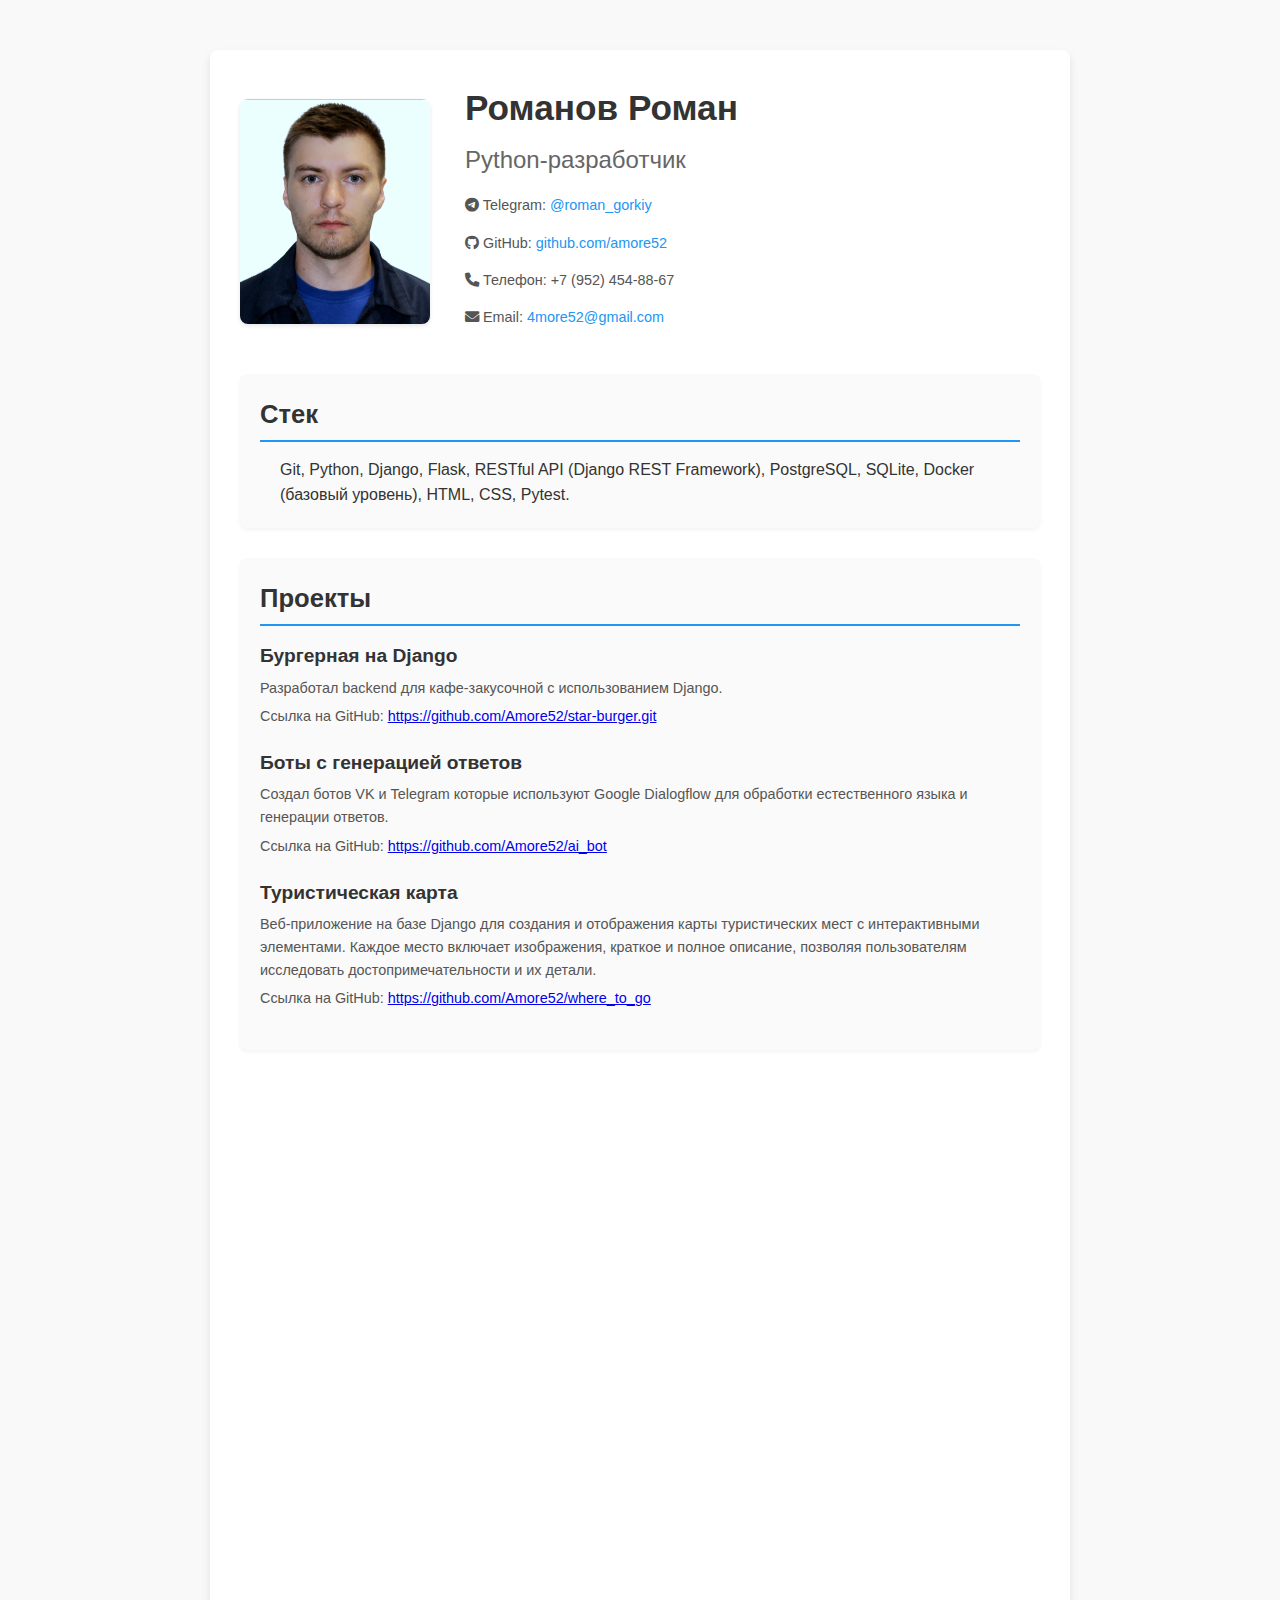
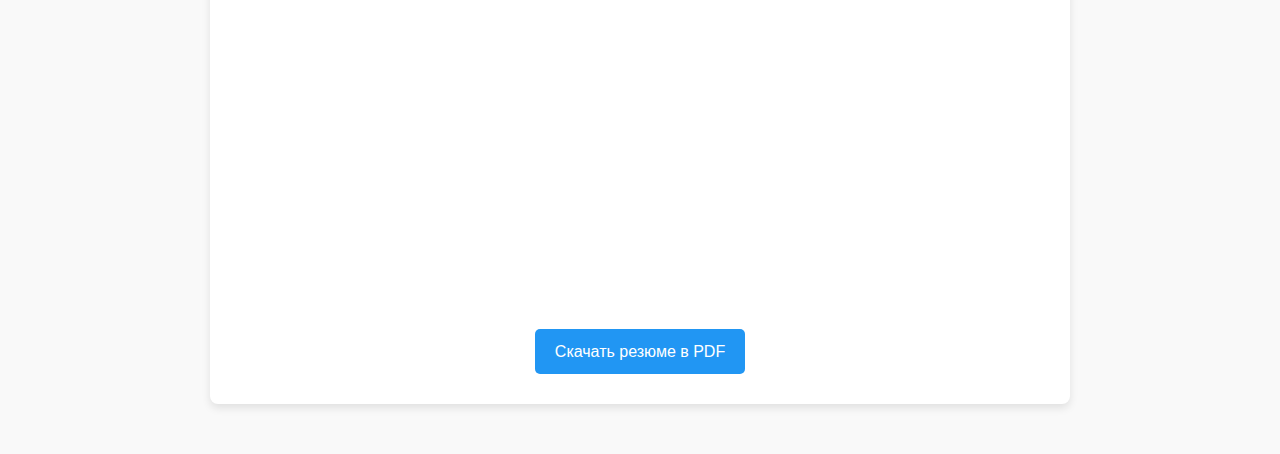
<file: index.html>
<!DOCTYPE html>
<html lang="ru">
<head>
    <meta charset="UTF-8">
    <meta name="viewport" content="width=device-width, initial-scale=1.0">
    <title>Резюме Романов Роман</title>
    <link rel="stylesheet" href="style.css">
    <link rel="stylesheet" href="https://cdnjs.cloudflare.com/ajax/libs/font-awesome/6.0.0-beta3/css/all.min.css">
</head>
<body>
<script>
    document.addEventListener("DOMContentLoaded", function() {
    const sections = document.querySelectorAll("section");

    const observer = new IntersectionObserver((entries) => {
        entries.forEach(entry => {
            if (entry.isIntersecting) {
                entry.target.classList.add("visible");
            }
        });
    }, { threshold: 0.1 });

    sections.forEach(section => {
        observer.observe(section);
    });
});
</script>
    <div class="resume">
        <div class="header">
            <div class="photo">
                <img src="photo.png" alt="Фото Романов Роман">
            </div>
            <div class="info">
                <h1>Романов Роман</h1>
                <p class="subtitle">Python-разработчик</p>
                <div class="contacts">
                    <p><i class="fab fa-telegram"></i> Telegram: <a href="https://t.me/roman_gorkiy">@roman_gorkiy</a></p>
                    <p><i class="fab fa-github"></i> GitHub: <a href="https://github.com/Amore52">github.com/amore52</a></p>
                    <p><i class="fas fa-phone"></i> Телефон: +7 (952) 454-88-67</p>
                    <p><i class="fas fa-envelope"></i> Email: <a href="mailto:4more52@gmail.com">4more52@gmail.com</a>
                </div>
            </div>
        </div>
        <!-- Основные секции -->
        <div class="content">
            <!-- Секция "Навыки" -->
            <section class="skills">
                <h2>Стек</h2>
                <ul>
                    Git, Python, Django, Flask, RESTful API (Django REST Framework), PostgreSQL, SQLite, Docker (базовый уровень), HTML, CSS, Pytest.
                </ul>
            </section>
                        <!-- Секция "Проекты" -->
            <section class="projects">
                <h2>Проекты</h2>
                <div class="project">
                    <h3>Бургерная на Django</h3>
                    <p>Разработал backend для кафе-закусочной с использованием Django.</p>
                    <p>Ссылка на GitHub: <a href="https://github.com/Amore52/star-burger.git">https://github.com/Amore52/star-burger.git</a></p>
                </div>
                <div class="project">
                    <h3>Боты с генерацией ответов</h3>
                    <p>Создал ботов VK и Telegram которые используют Google Dialogflow для обработки естественного языка и генерации ответов.</p>
                    <p>Ссылка на GitHub: <a href="https://github.com/Amore52/ai_bot">https://github.com/Amore52/ai_bot</a></p>
                </div>
                <div class="project">
                    <h3>Туристическая карта</h3>
                    <p>Веб-приложение на базе Django для создания и отображения карты туристических мест с интерактивными элементами. Каждое место включает изображения, краткое и полное описание, позволяя пользователям исследовать достопримечательности и их детали.</p>
                    <p>Ссылка на GitHub: <a href="https://github.com/Amore52/where_to_go.git">https://github.com/Amore52/where_to_go</a></p>
                </div>

            </section>
            <!-- Секция "Опыт работы" -->
            <section class="experience">
                <h2>Опыт работы</h2>
                <div class="job">
                    <h3>Фриланс-проекты</h3>
                    <p class="company">Удаленная работа (январь 2023 – настоящее время)</p>
                    <ul>
                        <li>Разработал несколько веб-приложений на Flask и Django.</li>
                        <li>Создал Telegram-бота для уведомлений с использованием асинхронного кода.</li>
                    </ul>
                </div>
            </section>

            <!-- Секция "Образование" -->
            <section class="education">
                <h2>Образование</h2>
                <div class="degree">
                    <h3>Техник-программист</h3>
                    <p class="institution">Нижегородский Государственный Университет им. К. Минина (2012-2016)</p>
                </div>
                <div class="courses">
                    <h3>Курсы</h3>
                    <ul>
                        <li><a href="certificate_python.html">Python-разработчик, Devman (2024 – 2025)</a></li>
                        <li>Django для начинающих, Stepik (2023)</li>
                    </ul>
                </div>
            </section>


            <!-- Секция "О себе" -->
            <section class="about">
                <h2>О себе</h2>
                <p>Python-разработчик с опытом разработки веб-приложений и API. Имею знания Django, Flask и RESTful API. Стремлюсь к профессиональному росту и готов учиться новым технологиям. Умею работать в команде и быстро осваивать новые инструменты.</p>
            </section>
        </div>
        <div class="download">
            <a href='resume.pdf' download>Скачать резюме в PDF</a>
        </div>
    </div>
</body>
</html>
</file>
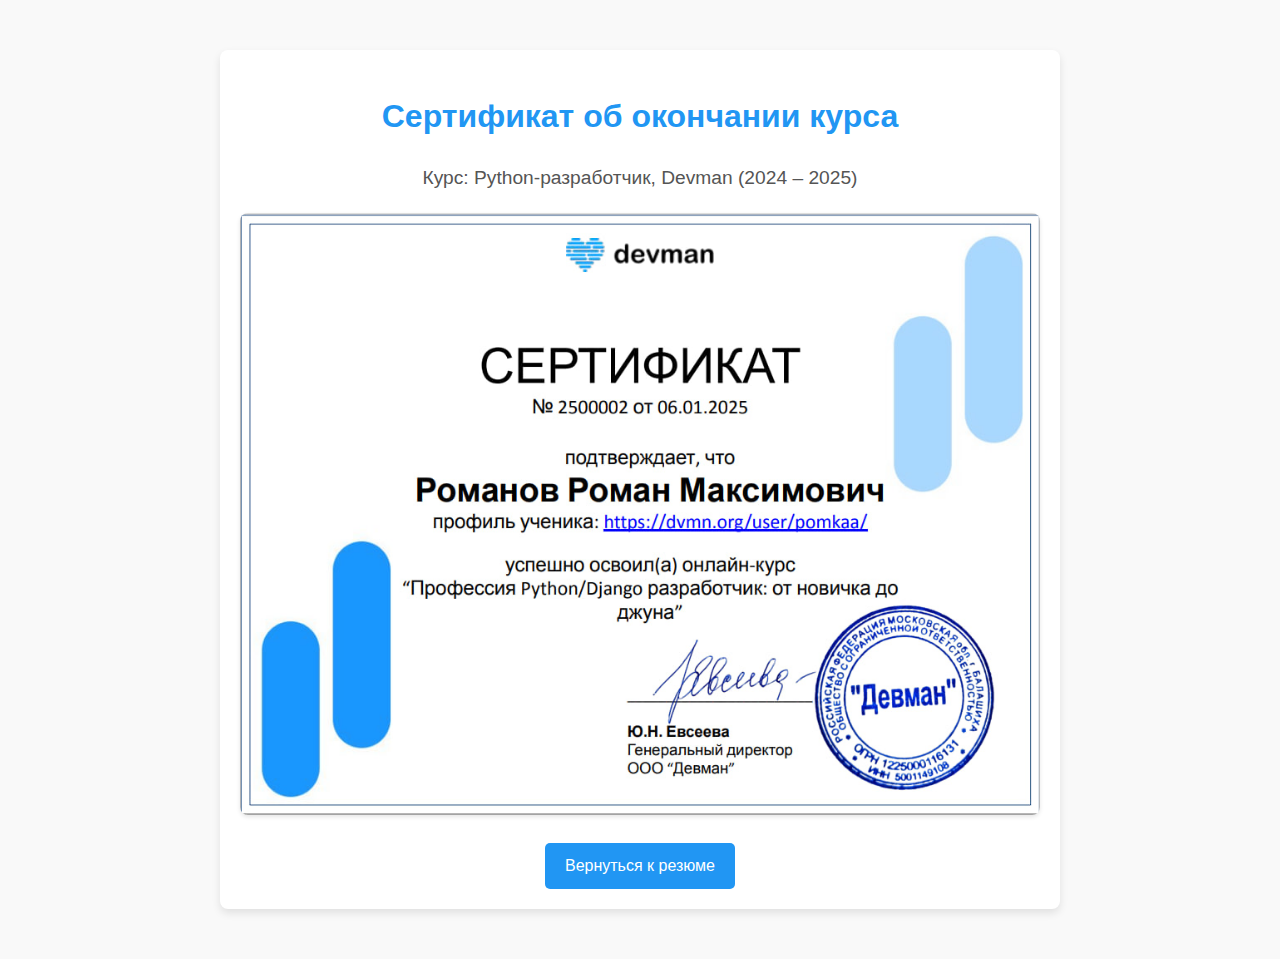
<file: certificate_python.html>
<!DOCTYPE html>
<html lang="ru">
<head>
    <meta charset="UTF-8">
    <meta name="viewport" content="width=device-width, initial-scale=1.0">
    <title>Сертификат Python-разработчик</title>
    <link rel="stylesheet" href="style.css">
</head>
<body>
    <div class="certificate-container">
        <h1>Сертификат об окончании курса</h1>
        <p>Курс: Python-разработчик, Devman (2024 – 2025)</p>
        <img src='serf.jpg' }}" alt="Сертификат Python-разработчик">
        <a href="index.html" class="back-link">Вернуться к резюме</a>
    </div>
</body>
</html>
</file>
<file: style.css>
/* Основные стили */
body {
    font-family: 'Arial', sans-serif;
    background-color: #f9f9f9;
    color: #333;
    margin: 0;
    padding: 0;
    line-height: 1.6;
}

.resume {
    max-width: 800px;
    margin: 50px auto;
    padding: 30px;
    background-color: #fff;
    box-shadow: 0 4px 8px rgba(0, 0, 0, 0.1);
    border-radius: 8px;
}

/* Шапка с фото и контактами */
.header {
    display: flex;
    align-items: center;
    margin-bottom: 30px;
}

.photo {
    width: 190px;
    height: 225px;
    margin-right: 35px;
    border-radius: 8px;
    overflow: hidden;
    box-shadow: 0 2px 4px rgba(0, 0, 0, 0.1);
}

.photo img {
    width: 100%;
    height: 120%;
    object-fit: cover;
}

.info {
    flex: 1;
}

.info h1 {
    font-size: 2.2em;
    margin: 0;
    color: #333;
}

.info .subtitle {
    font-size: 1.5em;
    color: #666;
    margin: 5px 0;
}

.contacts {
    margin-top: 10px;
    font-size: 0.9em;
    color: #555;
}

.contacts a {
    color: #2196F3; /* Синий цвет */
    text-decoration: none;
    transition: color 0.3s ease;
}

.contacts a:hover {
    color: #1976D2; /* Темнее синий */
    text-decoration: underline;
}

/* Основные секции */
.content {
    display: grid;
    gap: 30px;
}

section {
    background-color: #fafafa;
    padding: 20px;
    border-radius: 8px;
    box-shadow: 0 2px 4px rgba(0, 0, 0, 0.05);
}

section h2 {
    font-size: 1.6em;
    margin: 0 0 15px;
    color: #333;
    border-bottom: 2px solid #2196F3; /* Синий цвет */
    padding-bottom: 5px;
}

section ul {
    list-style-type: square;
    padding-left: 20px;
    margin: 0;
}

section ul li {
    margin-bottom: 8px;
}

.job, .project {
    margin-bottom: 20px;
}

.job h3, .project h3 {
    font-size: 1.2em;
    margin: 0;
    color: #333;
}

.job .company, .project p {
    font-size: 0.9em;
    color: #555;
    margin: 5px 0;
}

/* Кнопка для скачивания */
.download {
    text-align: center;
    margin-top: 30px;
}

.download a {
    display: inline-block;
    padding: 10px 20px;
    background-color: #2196F3; /* Синий цвет */
    color: #fff;
    text-decoration: none;
    border-radius: 5px;
    transition: background-color 0.3s ease;
}

.download a:hover {
    background-color: #1976D2; /* Темнее синий */
}

/* Анимации */
section {
    opacity: 0;
    transform: translateY(20px);
    transition: opacity 0.5s ease, transform 0.5s ease;
}

section.visible {
    opacity: 1;
    transform: translateY(0);
}

/* Адаптивность */
@media (max-width: 768px) {
    .header {
        flex-direction: column;
        text-align: center;
    }

    .photo {
        margin-right: 0;
        margin-bottom: 20px;
    }

    .resume {
        padding: 20px;
    }

    section {
        padding: 15px;
    }
}

@media (max-width: 480px) {
    .photo {
        width: 100px;
        height: 130px;
    }

    .info h1 {
        font-size: 1.8em;
    }

    .info .subtitle {
        font-size: 1em;
    }

    section h2 {
        font-size: 1.4em;
    }
}

/* Стили для страницы сертификата */
.certificate-container {
    max-width: 800px;
    margin: 50px auto;
    padding: 20px;
    background-color: #fff;
    box-shadow: 0 4px 8px rgba(0, 0, 0, 0.1);
    border-radius: 8px;
    text-align: center;
}

.certificate-container h1 {
    font-size: 2em;
    color: #2196F3;
    margin-bottom: 20px;
}

.certificate-container p {
    font-size: 1.2em;
    color: #555;
    margin-bottom: 20px;
}

.certificate-container img {
    max-width: 100%;
    height: auto;
    border-radius: 8px;
    box-shadow: 0 2px 4px rgba(0, 0, 0, 0.1);
}

.back-link {
    display: inline-block;
    margin-top: 20px;
    padding: 10px 20px;
    background-color: #2196F3;
    color: #fff;
    text-decoration: none;
    border-radius: 5px;
    transition: background-color 0.3s ease;
}

.back-link:hover {
    background-color: #1976D2;
}
</file>
